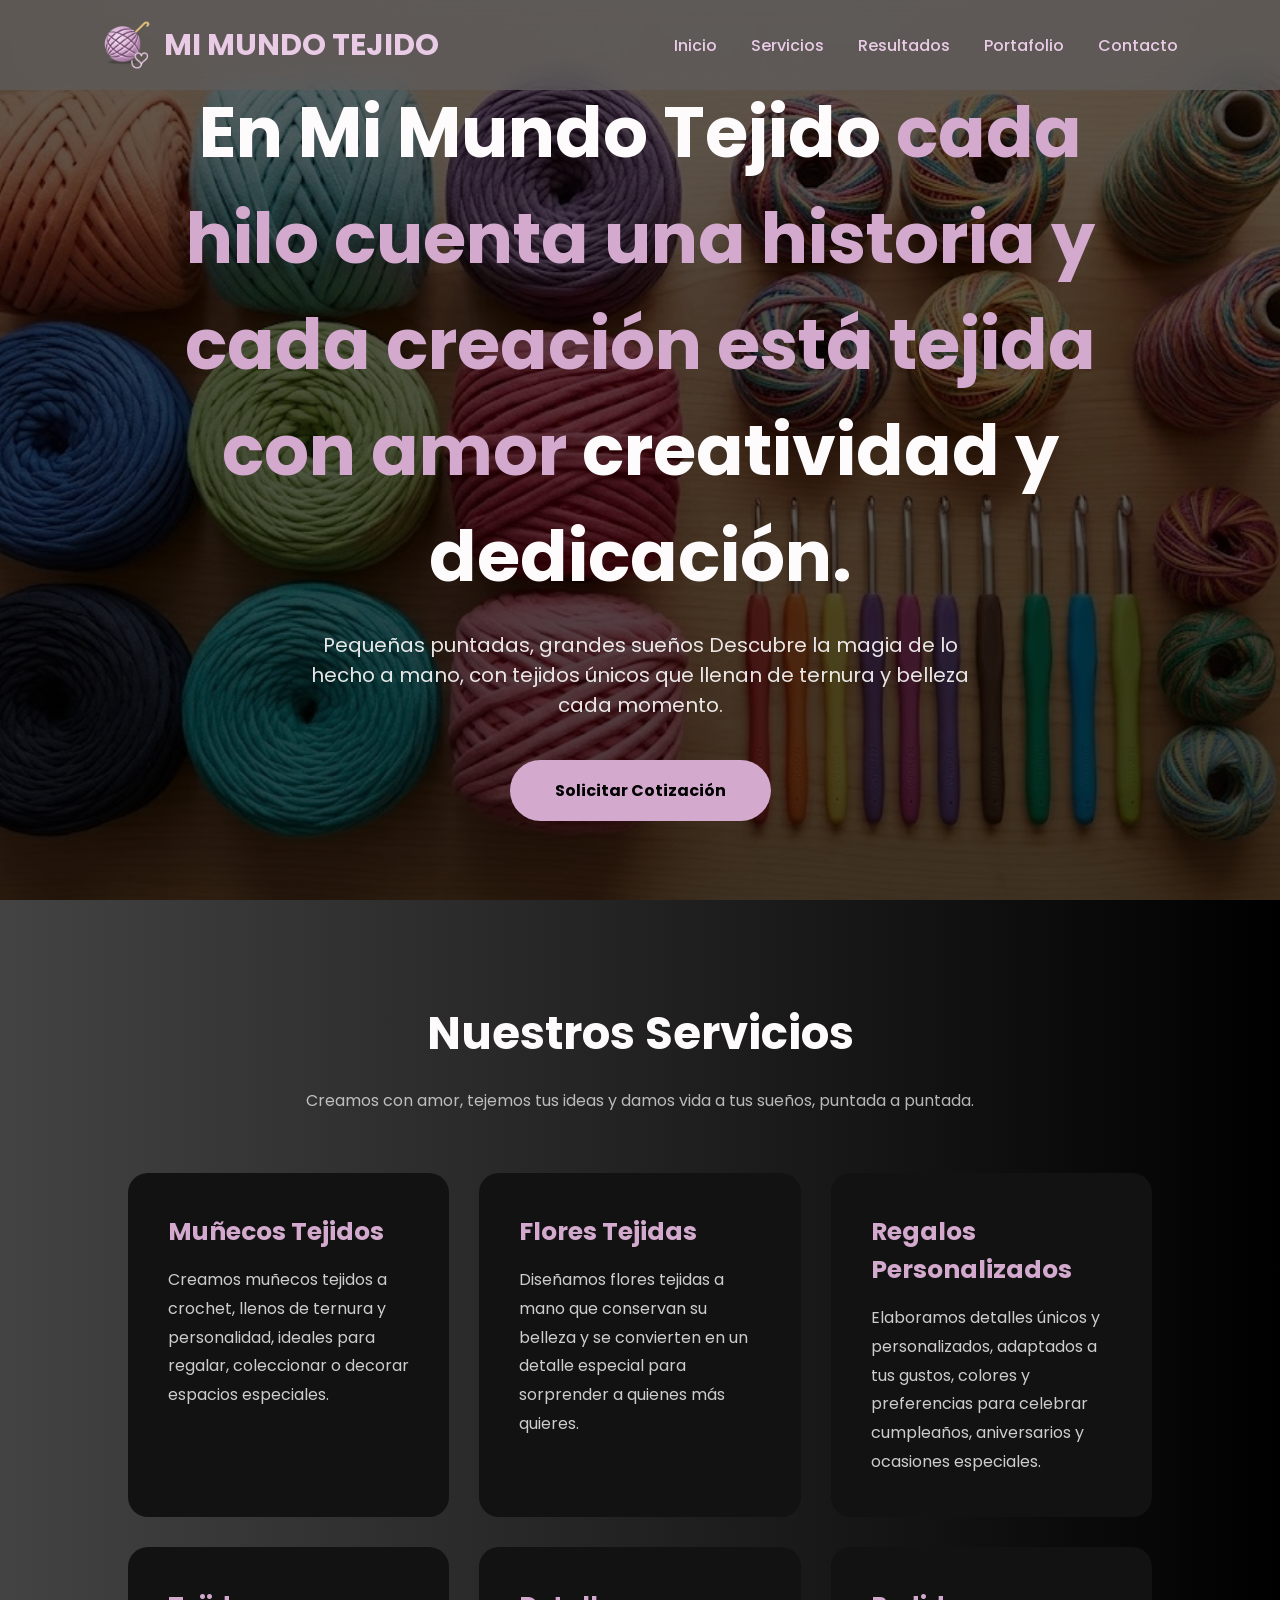
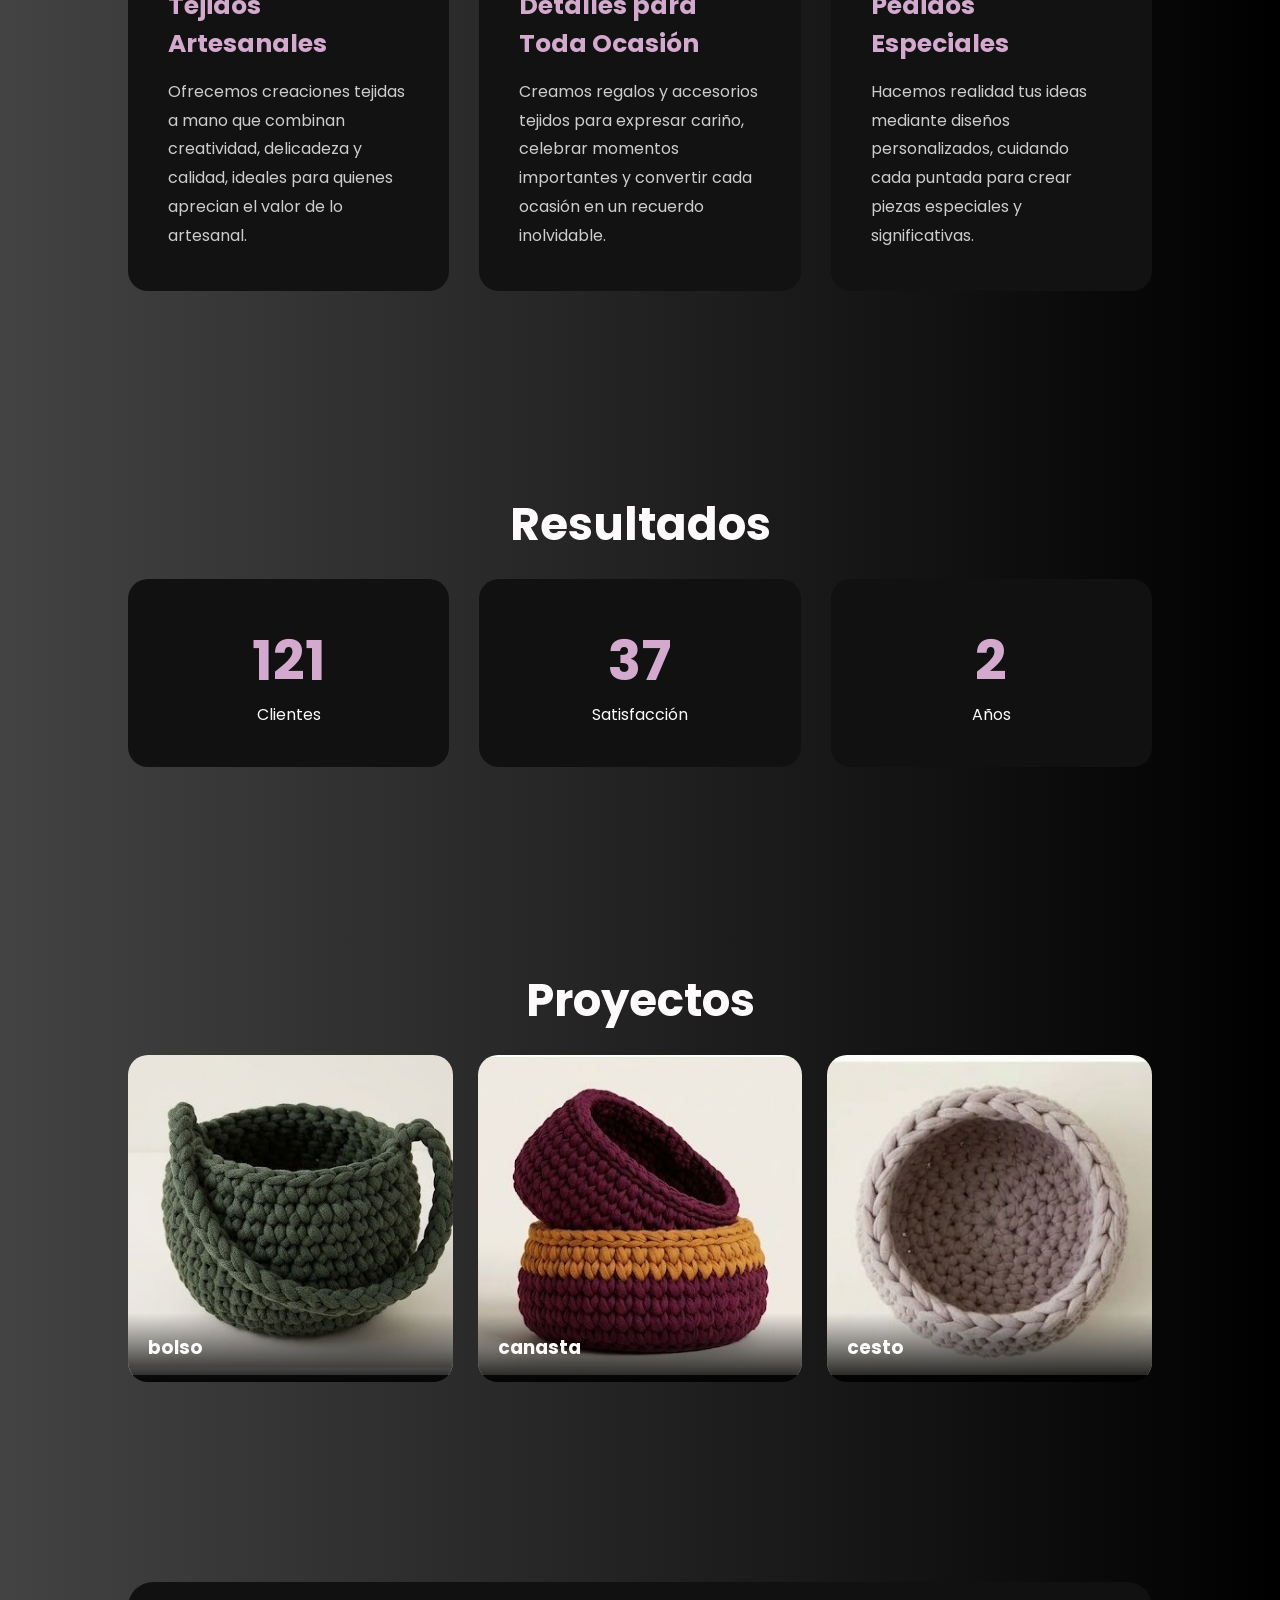
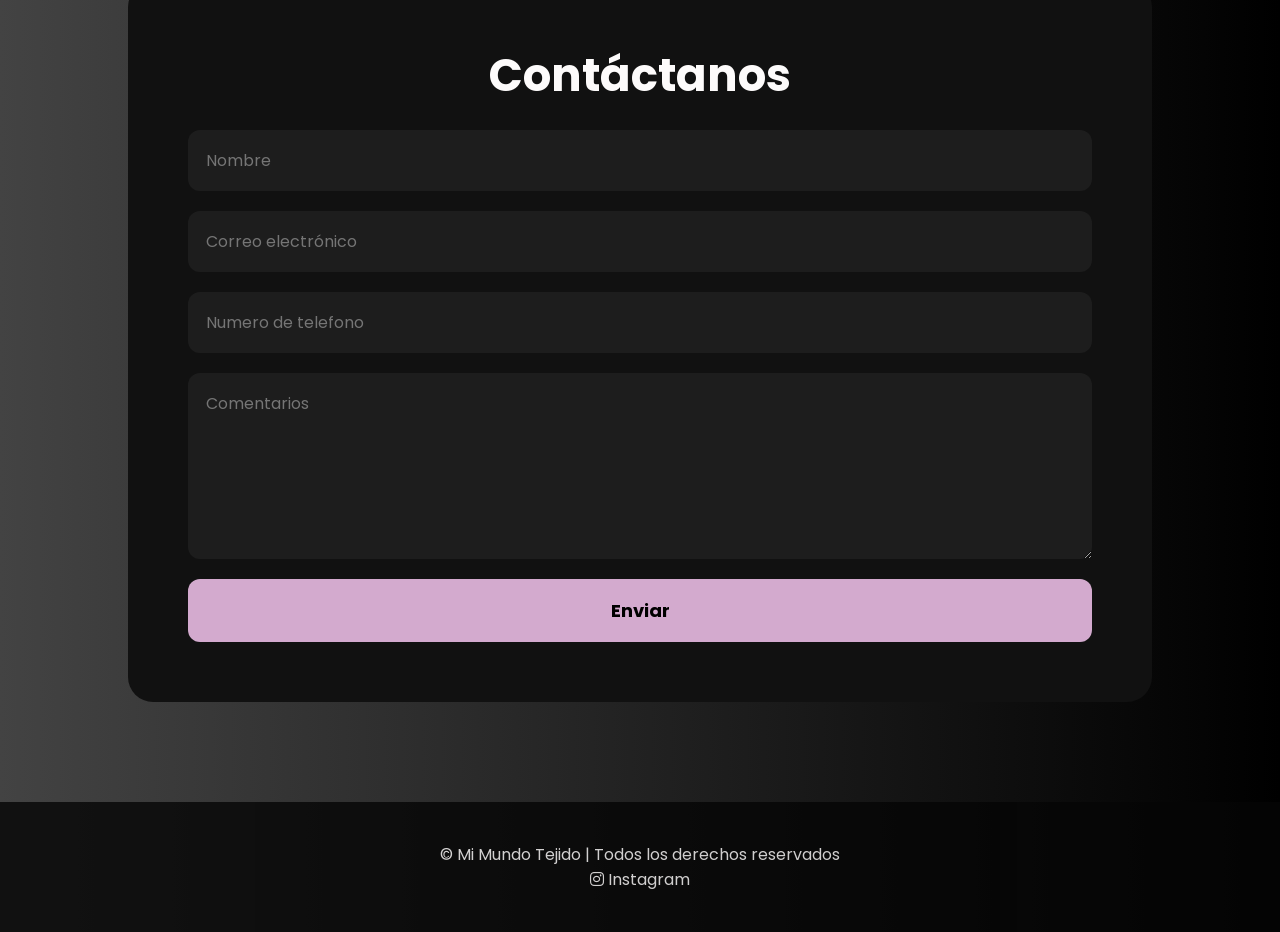
<file: mi-mundo-tejido/index.html>
<!DOCTYPE html>
<html lang="es">
<head>
<meta charset="UTF-8">
<meta name="viewport" content="width=device-width, initial-scale=1.0">

<title> MI MUNDO TEJIDO </title>
<link rel="icon" type="image/png" href="img/logo-icono.png">
<link rel="stylesheet" href="estilos.css" />
<link rel="preconnect" href="https://fonts.googleapis.com">
<link rel="preconnect" href="https://fonts.gstatic.com" crossorigin>
<link href="https://fonts.googleapis.com/css2?family=Poppins:wght@400;500;700&display=swap" rel="stylesheet">
</head>
<body>

<header>
<div class="logo">
   <img src="img/logo-icono.png" alt="Logo Mi Mundo Tejido" class="logo-img">
   MI MUNDO TEJIDO
   </div>
<nav>
<a href="#inicio">Inicio</a>
<a href="#servicios">Servicios</a>
<a href="#estadisticas">Resultados</a>
<a href="#portafolio">Portafolio</a>
<a href="#contacto">Contacto</a>
</nav>
</header>

<section class="hero" id="inicio">

<div>

<h1>En Mi Mundo Tejido <span>cada hilo cuenta una historia y cada creación está tejida con amor</span> creatividad y dedicación.</h1>

<p>
Pequeñas puntadas, grandes sueños
Descubre la magia de lo hecho a mano, con tejidos únicos que llenan de ternura y belleza cada momento.
</p>

<a href="#contacto" class="btn">
Solicitar Cotización
</a>

</div>

</section>

<section id="servicios">

<h2 class="titulo">
Nuestros Servicios
</h2>

<p class="sub">
Creamos con amor, tejemos tus ideas y damos vida a tus sueños, puntada a puntada.
</p>

<div class="cards">

<div class="card">
<h3>Muñecos Tejidos</h3>
<p>
Creamos muñecos tejidos a crochet, llenos de ternura y personalidad, ideales para regalar, coleccionar o decorar espacios especiales.
</p>
</div>

<div class="card">
<h3> Flores Tejidas</h3>
<p>
Diseñamos flores tejidas a mano que conservan su belleza y se convierten en un detalle especial para sorprender a quienes más quieres.
</p>
</div>

<div class="card">
<h3>Regalos Personalizados</h3>
<p>
Elaboramos detalles únicos y personalizados, adaptados a tus gustos, colores y preferencias para celebrar cumpleaños, aniversarios y ocasiones especiales.
</p>
</div>

<div class="card">
<h3>Tejidos Artesanales</h3>
<p>
Ofrecemos creaciones tejidas a mano que combinan creatividad, delicadeza y calidad, ideales para quienes aprecian el valor de lo artesanal.
</p>
</div>

<div class="card">
<h3>Detalles para Toda Ocasión</h3>
<p>
    Creamos regalos y accesorios tejidos para expresar cariño, celebrar momentos importantes y convertir cada ocasión en un recuerdo inolvidable.
</p>
</div>

<div class="card">
<h3>Pedidos Especiales</h3>
<p>
Hacemos realidad tus ideas mediante diseños personalizados, cuidando cada puntada para crear piezas especiales y significativas.
</p>
</div>

</div>

</section>

<section id="estadisticas">

<h2 class="titulo">
Resultados
</h2>

<div class="stats">

<div class="stat">
<div class="numero" data-target="320">0</div>
Clientes
</div>

<div class="stat">
<div class="numero" data-target="98">0</div>
 Satisfacción
</div>

<div class="stat">
<div class="numero" data-target="6">0</div>
Años
</div>

</div>

</section>

<section id="portafolio">

<h2 class="titulo">
Proyectos
</h2>

<div class="portafolio">

<div class="proyecto">
<img src="img/bolsi1.jpeg">
<div class="overlay">
<h3>bolso</h3>
</div>
</div>

<div class="proyecto">
<img src="img/canast.jpeg">
<div class="overlay">
<h3>canasta</h3>
</div>
</div>

<div class="proyecto">
<img src="img/jarron.jpeg">
<div class="overlay">
<h3>cesto</h3>
</div>
</div>

</div>

</section>

<section id="contacto">

<div class="contacto">

<h2 class="titulo">
Contáctanos
</h2>

<form action="https://formspree.io/f/mgaopoan" method="POST">

   <input type="text" name="nombre" placeholder="Nombre">
   <input type="email" name="correo" placeholder="Correo electrónico">
   <input type="text" name="telefono" placeholder="Numero de telefono">
   <textarea name="comentarios" rows="6" placeholder="Comentarios"></textarea>
   <button type="submit">Enviar</button>

</form>

</div>

</section>

<footer>
   
   <p>© Mi Mundo Tejido | Todos los derechos reservados</p>
   <link rel="stylesheet" href="https://cdnjs.cloudflare.com/ajax/libs/font-awesome/6.5.0/css/all.min.css">
   <a href="https://www.instagram.com/mi_mundo_tejido_/"
       target="_blank"
       rel="noopener noreferrer"
       aria-label="Visita nuestro Instagram"
       style="color: inherit; text-decoration: none;">
        <i class="fab fa-instagram"></i> Instagram
    </a>
</footer>
<script src="script.js"></script>
</body>
</html>
</file>
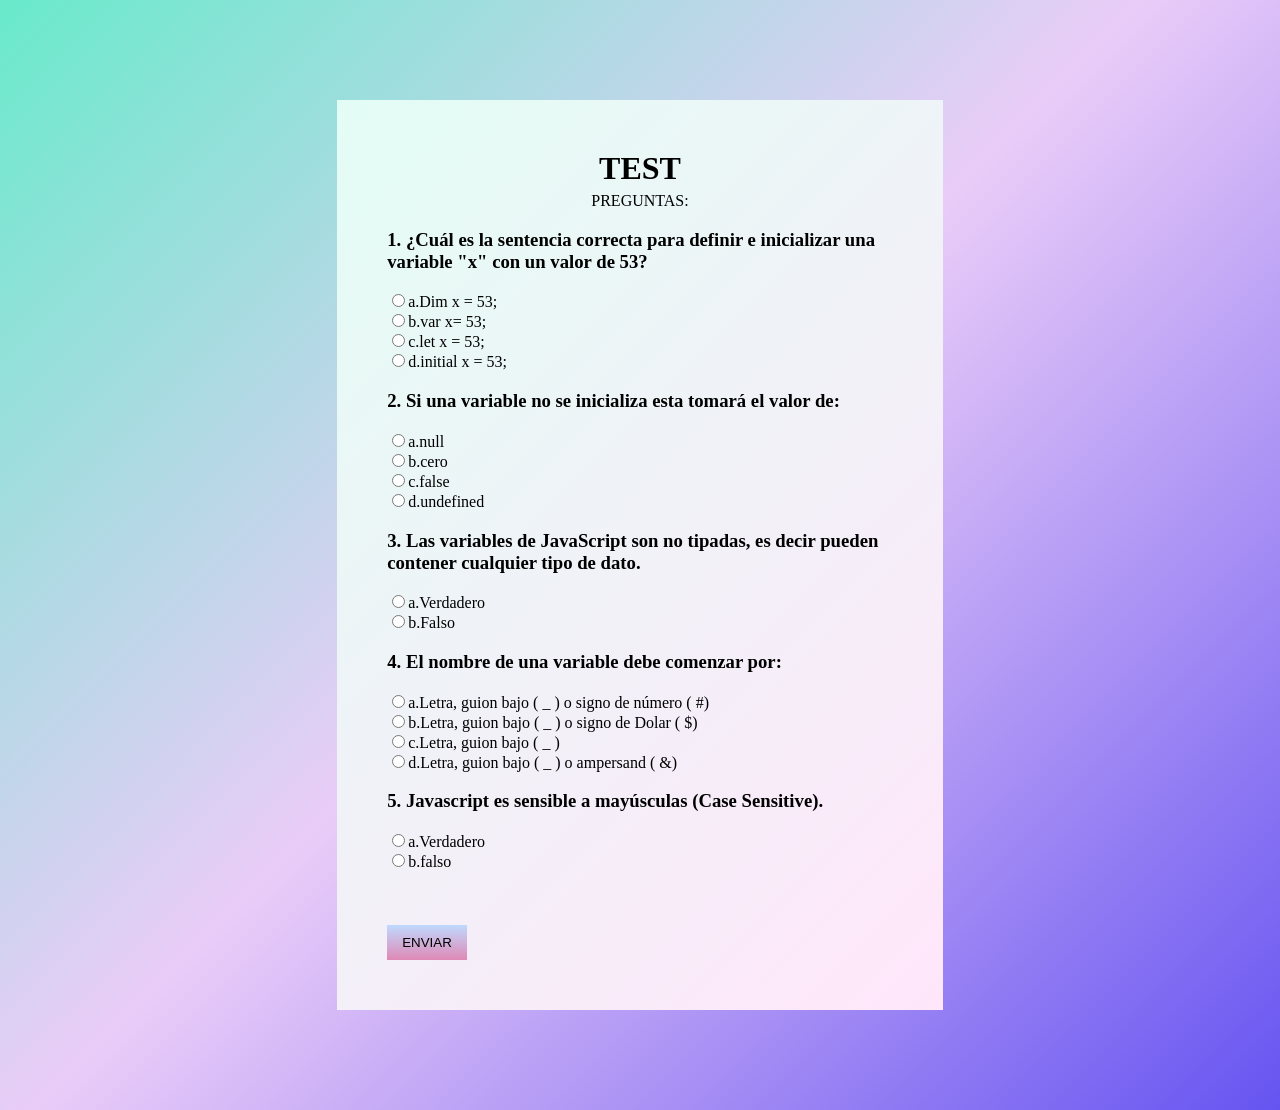
<file: test/index.html>
<!DOCTYPE html>
<html lang="en">

<head>
  <meta charset="UTF-8" />
  <meta http-equiv="X-UA-Compatible" content="IE=edge" />
  <meta name="viewport" content="width=device-width, initial-scale=1.0" />
  <link rel="stylesheet" href="style.css" />
  <script src="fu.js"></script>
  <title>test</title>
</head>

<body>
  <div id="container">
    <header>
      <h1>TEST</h1>
      <p>PREGUNTAS:</p>
    </header>
    <section>
      <div id="resultado"></div>
      <form name="testform" onsubmit="return verificarrespuestas()">
        <h3>
          1. ¿Cuál es la sentencia correcta para definir e inicializar una
          variable "x" con un valor de 53?
        </h3>

        <input type="radio" name="p1" value="a" />a.Dim x = 53;<br />
        <input type="radio" name="p1" value="b" />b.var x= 53;<br />
        <input type="radio" name="p1" value="c" />c.let x = 53;<br />
        <input type="radio" name="p1" value="d" />d.initial x = 53;<br />

        <h3>2. Si una variable no se inicializa esta tomará el valor de:</h3>

        <input type="radio" name="p2" value="a" />a.null<br />
        <input type="radio" name="p2" value="b" />b.cero<br />
        <input type="radio" name="p2" value="c" />c.false<br />
        <input type="radio" name="p2" value="d" />d.undefined<br />

        <h3>
          3. Las variables de JavaScript son no tipadas, es decir pueden
          contener cualquier tipo de dato.
        </h3>

        <input type="radio" name="p3" value="a" />a.Verdadero<br />
        <input type="radio" name="p3" value="b" />b.Falso<br />

        <h3>4. El nombre de una variable debe comenzar por:</h3>

        <input type="radio" name="p4" value="a" />a.Letra, guion bajo ( _ ) o
        signo de número ( #)<br />
        <input type="radio" name="p4" value="b" />b.Letra, guion bajo ( _ ) o
        signo de Dolar ( $)<br />
        <input type="radio" name="p4" value="c" />c.Letra, guion bajo ( _ )<br />
        <input type="radio" name="p4" value="d" />d.Letra, guion bajo ( _ ) o
        ampersand ( &)<br />

        <h3>5. Javascript es sensible a mayúsculas (Case Sensitive).</h3>

        <input type="radio" name="p5" value="a" />a.Verdadero<br />
        <input type="radio" name="p5" value="b" />b.falso<br />
        <br />
        <br />
        <br />
        <input type="submit" value="ENVIAR" />
      </form>
    </section>
  </div>
</body>

</html>
</file>
<file: mi-mundo-tejido/estilos.css>
*{
margin:0;
padding:0;
box-sizing:border-box;
font-family:'Poppins',sans-serif;
scroll-behavior:smooth;
}

body{
background-image: linear-gradient(to right, #434343 0%, black 100%);
color: #fdfbfb;
overflow-x:hidden;
}

header{
position:fixed;
width:100%;
top:0;
left:0;
display:flex;
justify-content:space-between;
align-items:center;
padding:20px 8%;
background:rgba(95, 93, 93, 0.75);
backdrop-filter:blur(10px);
z-index:1000;
}

.logo{
font-size:30px;
font-weight:700;
color:rgb(233, 203, 230);

}

nav a{
text-decoration:none;
color:rgb(233, 203, 230);
margin-left:30px;
transition:.3s;
font-weight:500;
}

nav a:hover{
color:#d3aace;

}

.hero{
height:100vh;
display:flex;
align-items:center;
justify-content:center;
text-align:center;
padding:100px 10%;
background:
linear-gradient(rgba(0,0,0,.6),rgba(0,0,0,.7)), 
url("img/fondo.jpeg");
background-size:cover;
background-position:center;
}

.hero h1{
font-size:70px;
margin-bottom:20px;
}

.hero span{
color:#d3aace;
}

.hero p{
font-size:20px;
max-width:700px;
margin:auto;
opacity:.9;
}

.btn{
display:inline-block;
margin-top:40px;
padding:18px 45px;
background:#d3aace;
color:black;
font-weight:700;
border-radius:40px;
text-decoration:none;
transition:.3s;
}

.btn:hover{
transform:translateY(-5px);
box-shadow:0 0 30px #d3aace;
}

section{
padding:100px 10%;
}

.titulo{
font-size:45px;
margin-bottom:20px;
text-align:center;
}

.sub{
text-align:center;
opacity:.7;
margin-bottom:60px;
}

.cards{
display:grid;
grid-template-columns:repeat(auto-fit,minmax(280px,1fr));
gap:30px;
}

.card{
background:#121212;
padding:40px;
border-radius:20px;
transition:.4s;
}

.card:hover{
transform:translateY(-10px);
background:#1b1b1b;
}

.card h3{
margin-bottom:15px;
font-size:25px;
color:#d3aace;
}

.card p{
line-height:1.8;
opacity:.8;
}

.stats{
display:grid;
grid-template-columns:repeat(auto-fit,minmax(220px,1fr));
gap:30px;
text-align:center;
}

.stat{
background:#111;
padding:40px;
border-radius:20px;
}

.numero{
font-size:55px;
font-weight:700;
color:#d3aace;
}

.portafolio{
display:grid;
grid-template-columns:repeat(auto-fit,minmax(300px,1fr));
gap:25px;
}

.proyecto{
overflow:hidden;
border-radius:20px;
position:relative;
}

.proyecto img{
width:100%;
height:320px;
object-fit:cover;
transition:.5s;
}

.proyecto:hover img{
transform:scale(1.1);
}

.overlay{
position:absolute;
bottom:0;
width:100%;
padding:20px;
background:linear-gradient(transparent,rgba(0,0,0,.9));
}

.contacto{
background:#111;
border-radius:25px;
padding:60px;
}

form{
display:grid;
gap:20px;
}

input,textarea{
padding:18px;
border:none;
border-radius:12px;
background:#1d1d1d;
color:white;
font-size:16px;
}

button{
padding:18px;
background: #d3aace;
border:none;
border-radius:12px;
font-size:18px;
font-weight:700;
cursor:pointer;
transition:.3s;
}

button:hover{
box-shadow:0 0 25px #d3aace;
}

footer{
padding:40px;
text-align:center;
background:#050505;
opacity:.8;
}

@media(max-width:900px){

.hero h1{
font-size:45px;
}

header{
flex-direction:column;
gap:20px;
}

nav a{
margin:0 12px;
}

}

@media(max-width:600px){

header{
padding:15px 5%;
gap:10px;
}

.logo{
font-size:22px;
}

nav{
display:flex;
flex-wrap:wrap;
justify-content:center;
}

nav a{
margin:5px 8px;
font-size:14px;
}

.hero{
height:auto;
min-height:100vh;
padding:170px 6% 60px;
}

.hero h1{
font-size:28px;
}

.hero p{
font-size:16px;
}

.btn{
padding:15px 35px;
}

section{
padding:60px 6%;
}

.titulo{
font-size:30px;
}

.cards,
.stats,
.portafolio{
grid-template-columns:1fr;
}

.card{
padding:25px;
}

.numero{
font-size:40px;
}

.proyecto img{
height:250px;
}

.contacto{
padding:30px 20px;
}

}
  .logo{
   display:flex;
   align-items:center;
   gap:12px;
   }

   .logo-img{
   width:50px;
   height:50px;
   }
</file>
<file: test/style.css>
body{
    background-image: linear-gradient(-225deg, #69EACB 0%, #EACCF8 48%, #6654F1 100%);
    color: #000;
    font-size: 16px;
}

#container{
    width: 40%;
    background-image: linear-gradient(-225deg, #E3FDF5 0%, #FFE6FA 100%);
    margin: 100px auto;
    padding: 50px;
}

header{
    text-align:center;
    border-bottom: #000;
}

header h1{
    margin: 0;
    padding: 0;
    color: #000;
}

header p{
    padding: 0;
    margin-top: 5px;
    color: #000;
}

h3{
    color: #000;
}

section{
    min-height: 410px;
}

input[type='submit']{
    background-image: linear-gradient(to top, #df89b5 0%, #bfd9fe 100%);
    border: 0;
    color: #000;
    padding: 10px 15px;
} 

#resultado h3{
    background-image: linear-gradient(-225deg, #FFFEFF 0%, #D7FFFE 100%);
    padding: 10px;
    margin: 10px 0;
}

#resultado span{
    color: #000;
    font-weight:bold;
}
</file>
